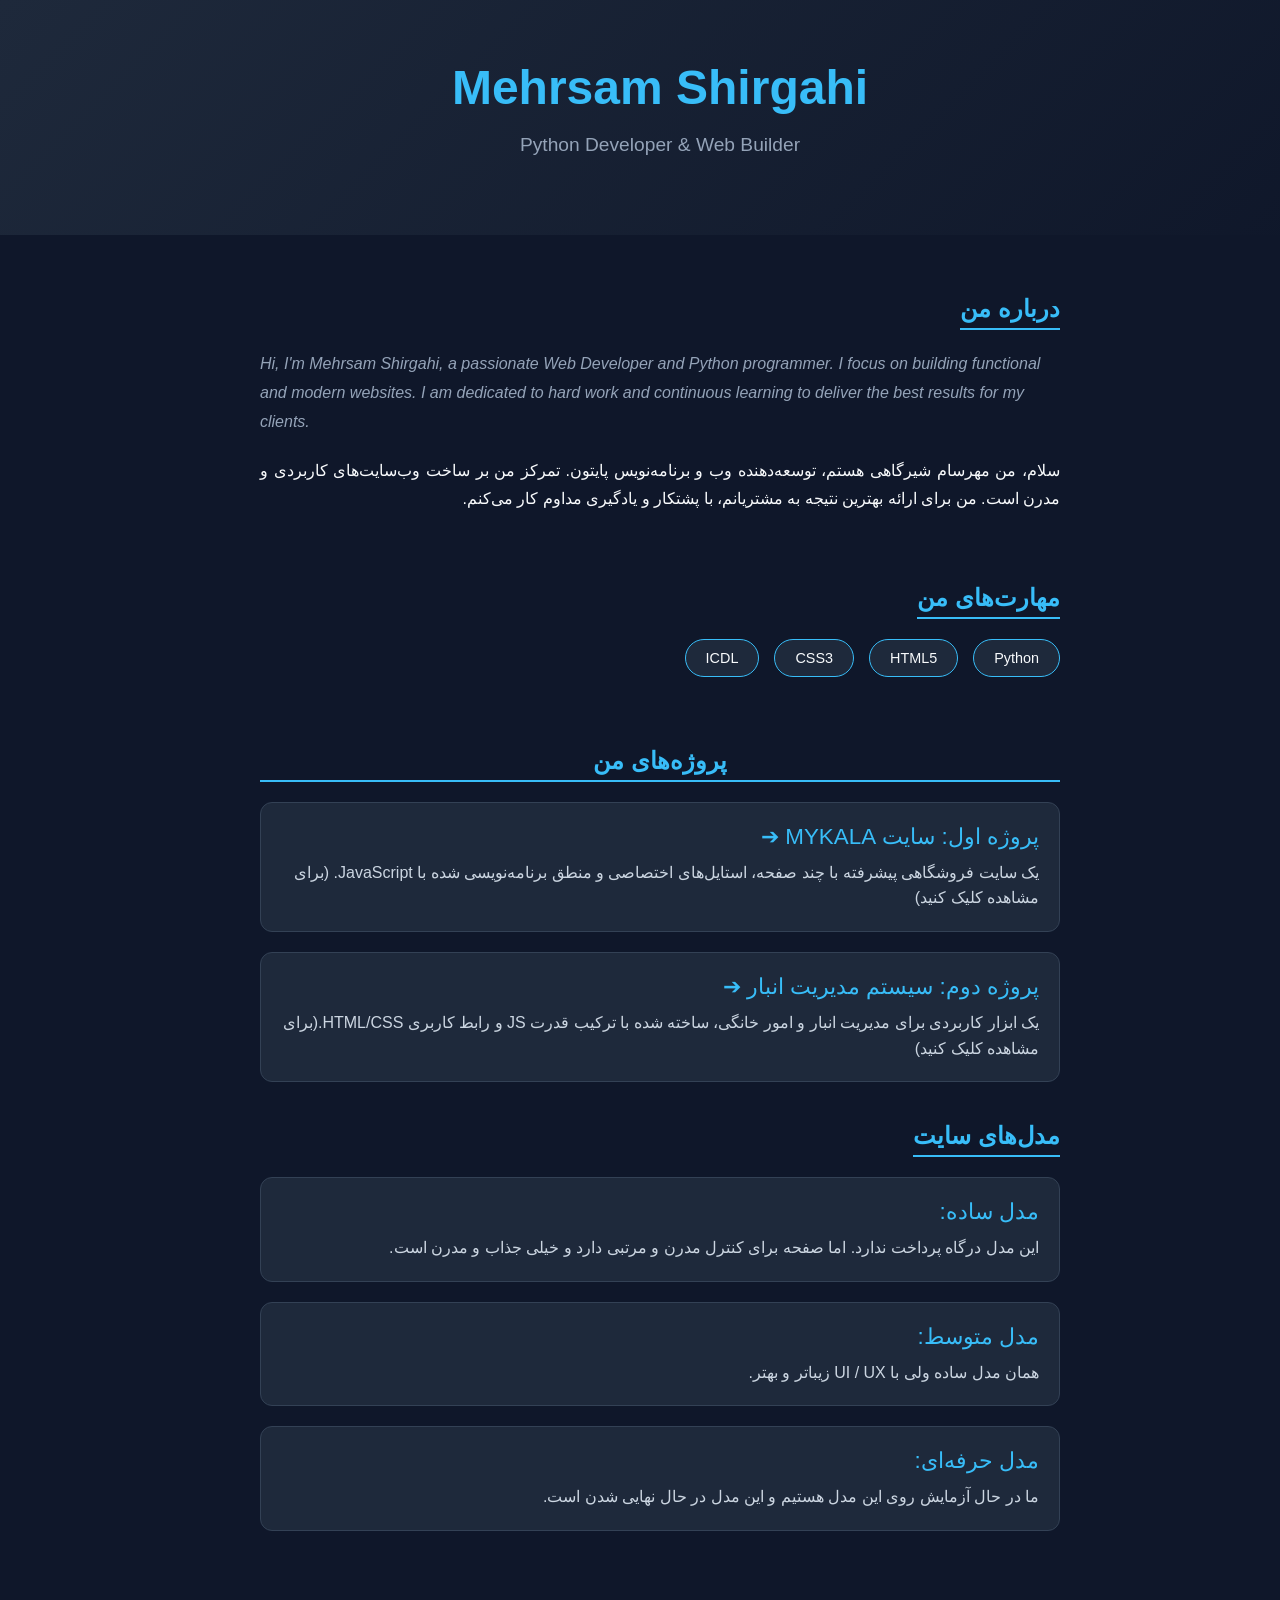
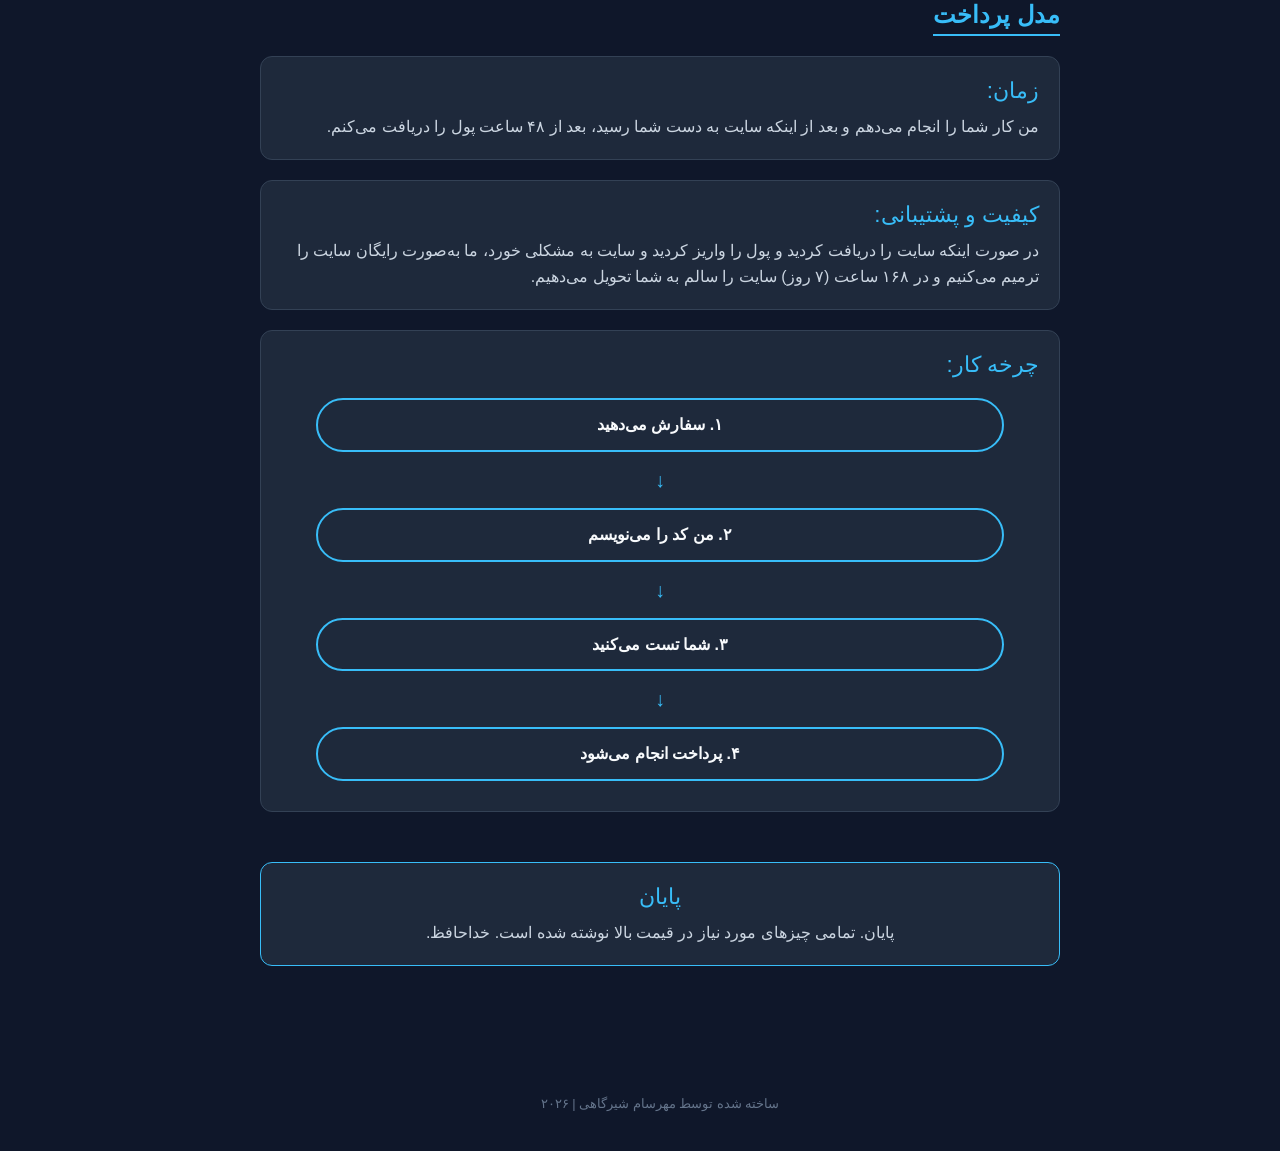
<file: index.html>
<!DOCTYPE html>
<html lang="fa" dir="rtl">
<head>
    <meta charset="UTF-8">
    <meta name="viewport" content="width=device-width, initial-scale=1.0">
    <title>Mehrsam Shirgahi | Portfolio</title>
    <style>
        /* اسکرول نرم برای جابه‌جایی زیبا بین بخش‌ها */
        html {
            scroll-behavior: smooth;
        }

        body {
            font-family: 'Segoe UI', Tahoma, Geneva, Verdana, sans-serif;
            background-color: #0f172a;
            color: #f8fafc;
            margin: 0;
            padding: 0;
            display: flex;
            flex-direction: column;
            align-items: center;
        }

        header {
            width: 100%;
            padding: 60px 20px;
            text-align: center;
            background: linear-gradient(135deg, #1e293b 0%, #0f172a 100%);
        }

        h1 {
            font-size: 3rem;
            margin: 0;
            color: #38bdf8;
            text-transform: capitalize;
        }

        p.subtitle {
            font-size: 1.2rem;
            color: #94a3b8;
        }

        .container {
            max-width: 800px;
            width: 90%;
            margin: 40px auto;
        }

        section {
            margin-bottom: 50px;
        }

        h2 {
            border-bottom: 2px solid #38bdf8;
            display: inline-block;
            padding-bottom: 5px;
            color: #38bdf8;
        }

        /* بخش مهارت‌ها */
        .skills {
            display: flex;
            gap: 15px;
            flex-wrap: wrap;
        }

        .skill-badge {
            background-color: #1e293b;
            padding: 10px 20px;
            border-radius: 30px;
            border: 1px solid #38bdf8;
            font-size: 0.9rem;
        }

        /* استایل دکمه‌های دسترسی سریع */
        .quick-nav {
            text-align: center;
            margin-bottom: 30px;
        }

        .quick-nav a {
            color: #38bdf8;
            text-decoration: none;
            border: 1px solid #38bdf8;
            padding: 8px 20px;
            border-radius: 20px;
            margin: 0 5px;
            transition: all 0.3s ease;
            display: inline-block;
            font-size: 0.9rem;
        }

        .quick-nav a:hover {
            background-color: #38bdf8;
            color: #0f172a;
        }

        /* بخش کارت‌ها */
        .project-card {
            background-color: #1e293b;
            padding: 20px;
            border-radius: 12px;
            margin-bottom: 20px;
            transition: transform 0.3s ease, border-color 0.3s ease;
            border: 1px solid #334155;
        }

        .project-card:hover {
            transform: translateY(-5px);
            border-color: #38bdf8;
        }

        .project-title {
            font-size: 1.4rem;
            color: #38bdf8;
            margin-bottom: 10px;
        }

        .project-desc {
            color: #cbd5e1;
            line-height: 1.6;
        }

        /* بخش درباره من */
        .about-text {
            line-height: 1.8;
            text-align: justify;
        }

        .lang-en {
            direction: ltr;
            text-align: left;
            color: #94a3b8;
            margin-bottom: 20px;
            display: block;
            font-style: italic;
        }

        /* استایل مخصوص نقشه راه (Roadmap) */
        .roadmap {
            display: flex;
            flex-direction: column;
            align-items: center;
            gap: 10px;
            padding: 10px 0;
        }

        .roadmap-step {
            background: #1e293b;
            border: 2px solid #38bdf8;
            padding: 12px 20px;
            border-radius: 50px;
            width: 85%;
            text-align: center;
            font-weight: bold;
            color: #f8fafc;
        }

        .roadmap-arrow {
            color: #38bdf8;
            font-size: 20px;
            margin: 2px 0;
        }

        footer {
            padding: 40px;
            text-align: center;
            color: #64748b;
            font-size: 0.8rem;
        }
    </style>
</head>
<body>

    <header>
        <h1>Mehrsam Shirgahi</h1>
        <p class="subtitle">Python Developer & Web Builder</p>
    </header>

    <div class="container">

        <!-- بخش درباره من -->
        <section id="about">
            <h2>درباره من</h2>
            <div class="about-text">
                <span class="lang-en">
                    Hi, I'm Mehrsam Shirgahi, a passionate Web Developer and Python programmer. I focus on building functional and modern websites. I am dedicated to hard work and continuous learning to deliver the best results for my clients.
                </span>
                <p>سلام، من مهرسام شیرگاهی هستم، توسعه‌دهنده وب و برنامه‌نویس پایتون. تمرکز من بر ساخت وب‌سایت‌های کاربردی و مدرن است. من برای ارائه بهترین نتیجه به مشتریانم، با پشتکار و یادگیری مداوم کار می‌کنم.</p>
            </div>
        </section>

        <!-- بخش مهارت‌ها -->
        <section id="skills">
            <h2>مهارت‌های من</h2>
            <div class="skills">
                <span class="skill-badge">Python</span>
                <span class="skill-badge">HTML5</span>
                <span class="skill-badge">CSS3</span>
                <span class="skill-badge">ICDL</span>
            </div>
        </section>


        <section id="projects">
            <h2 style="text-align: center; width: 100%;">پروژه‌های من</h2>

            <!-- لینک به پروژه مای‌کالا در تب جدید -->
            <!-- target="_blank" باعث باز شدن در تب جدید می‌شود -->
            <a href="mykala_project/index.html" target="_blank" style="text-decoration: none; color: inherit; display: block;">
                <div class="project-card" id="project1">
                    <div class="project-title">پروژه اول: سایت MYKALA ➔</div>
                    <div class="project-desc">یک سایت فروشگاهی پیشرفته با چند صفحه، استایل‌های اختصاصی و منطق برنامه‌نویسی شده با JavaScript. (برای مشاهده کلیک کنید)</div>
                </div>
            </a>

            <!-- پروژه دوم -->
            <a href="factory_project/index2.html" target="_blank" style="text-decoration: none; color: inherit; display: block;">
                <div class="project-card" id="project">
                    <div class="project-title">پروژه دوم: سیستم مدیریت انبار ➔</div>
                    <div class="project-desc">یک ابزار کاربردی برای مدیریت انبار و امور خانگی، ساخته شده با ترکیب قدرت JS و رابط کاربری HTML/CSS.(برای مشاهده کلیک کنید)</div>
                </div>
            </a>

        <!-- بخش مدل‌های سایت -->
        <section id="website-mode">
            <h2>مدل‌های سایت</h2>
            <div class="project-card">
                <div class="project-title">مدل ساده:</div>
                <div class="project-desc">این مدل درگاه پرداخت ندارد. اما صفحه برای کنترل مدرن و مرتبی دارد و خیلی جذاب و مدرن است.</div>
            </div>
            <div class="project-card">
                <div class="project-title">مدل متوسط:</div>
                <div class="project-desc">همان مدل ساده ولی با UI / UX زیباتر و بهتر.</div>
            </div>
            <div class="project-card">
                <div class="project-title">مدل حرفه‌ای:</div>
                <div class="project-desc">ما در حال آزمایش روی این مدل هستیم و این مدل در حال نهایی شدن است.</div>
            </div>
        </section>

        <!-- بخش مدل پرداخت -->
        <section id="payment-mode">
            <h2>مدل پرداخت</h2>
            <div class="project-card">
                <div class="project-title">زمان:</div>
                <div class="project-desc">من کار شما را انجام می‌دهم و بعد از اینکه سایت به دست شما رسید، بعد از ۴۸ ساعت پول را دریافت می‌کنم.</div>
            </div>
            <div class="project-card">
                <div class="project-title">کیفیت و پشتیبانی:</div>
                <div class="project-desc">در صورت اینکه سایت را دریافت کردید و پول را واریز کردید و سایت به مشکلی خورد، ما به‌صورت رایگان سایت را ترمیم می‌کنیم و در ۱۶۸ ساعت (۷ روز) سایت را سالم به شما تحویل می‌دهیم.</div>
            </div>
            <div class="project-card">
                <div class="project-title">چرخه کار:</div>
                <div class="project-desc">
                    <div class="roadmap">
                        <div class="roadmap-step">۱. سفارش می‌دهید</div>
                        <div class="roadmap-arrow">↓</div>
                        <div class="roadmap-step">۲. من کد را می‌نویسم</div>
                        <div class="roadmap-arrow">↓</div>
                        <div class="roadmap-step">۳. شما تست می‌کنید</div>
                        <div class="roadmap-arrow">↓</div>
                        <div class="roadmap-step">۴. پرداخت انجام می‌شود</div>
                    </div>
                </div>
            </div>
        </section>

        <!-- بخش پایان -->
        <div class="project-card" style="border-color: #38bdf8; text-align: center;">
            <div class="project-title">پایان</div>
            <div class="project-desc">پایان. تمامی چیزهای مورد نیاز در قیمت بالا نوشته شده است. خداحافظ.</div>
        </div>

    </div> <!-- پایان کانتینر -->

    <footer>
        ساخته شده توسط مهرسام شیرگاهی | ۲۰۲۶
    </footer>

</body>
</html>
</file>
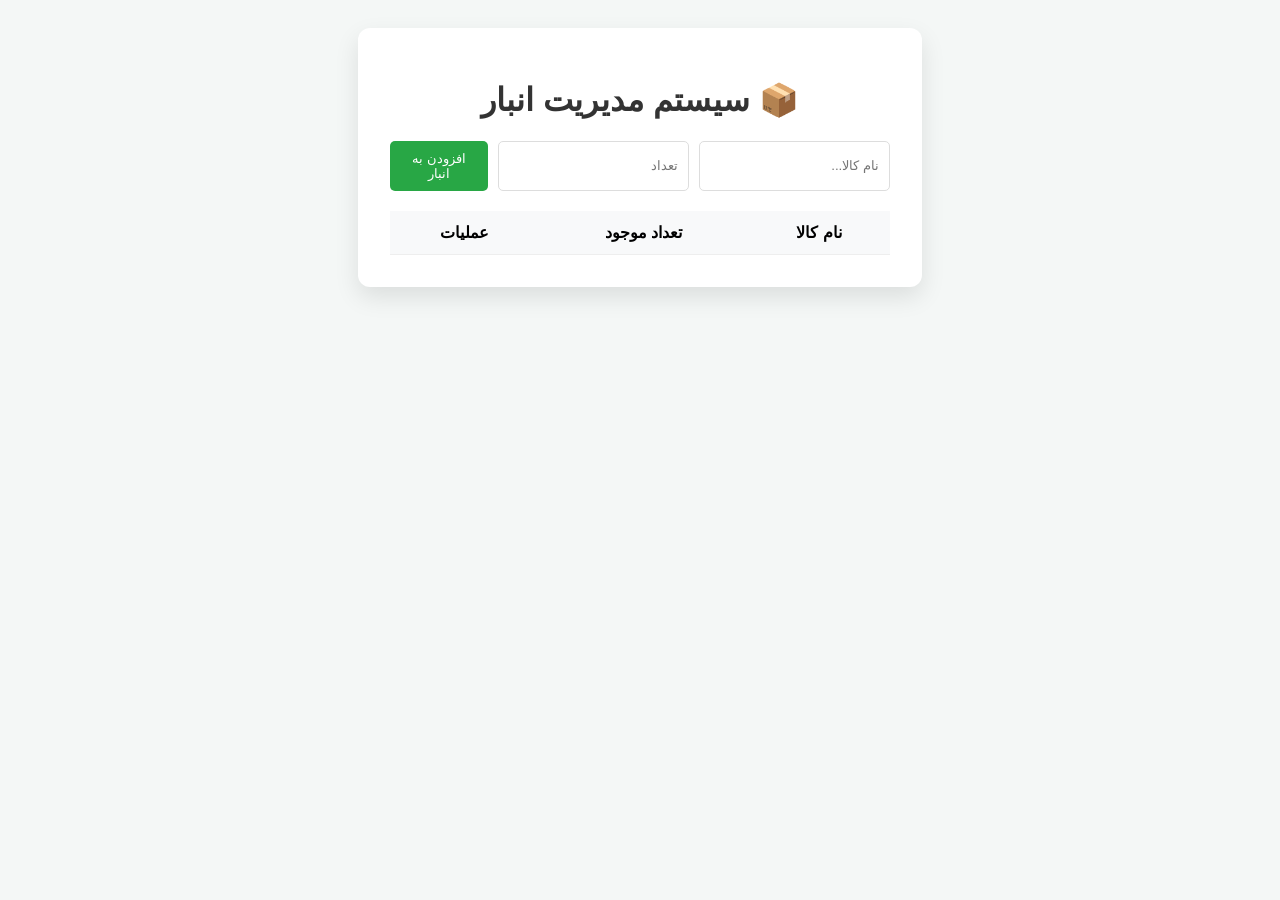
<file: index2.html>
<!DOCTYPE html>
<html lang="fa" dir="rtl">
<head>
    <meta charset="UTF-8">
    <title>مدیریت انبار ساده</title>
    <link rel="stylesheet" href="style2.css">
</head>
<body>

    <div class="container">
        <h1>📦 سیستم مدیریت انبار</h1>

        <!-- بخش فرم ورود کالا -->
        <div class="input-section">
            <input type="text" id="itemName" placeholder="نام کالا...">
            <input type="number" id="itemQty" placeholder="تعداد">
            <button onclick="addItem()">افزودن به انبار</button>
        </div>

        <!-- بخش جدول نمایش -->
        <table>
            <thead>
                <tr>
                    <th>نام کالا</th>
                    <th>تعداد موجود</th>
                    <th>عملیات</th>
                </tr>
            </thead>
            <tbody id="inventoryBody">
                <!-- کالاها اینجا اضافه می‌شوند -->
            </tbody>
        </table>
    </div>

    <script src="script.js"></script>
</body>
</html>
</file>
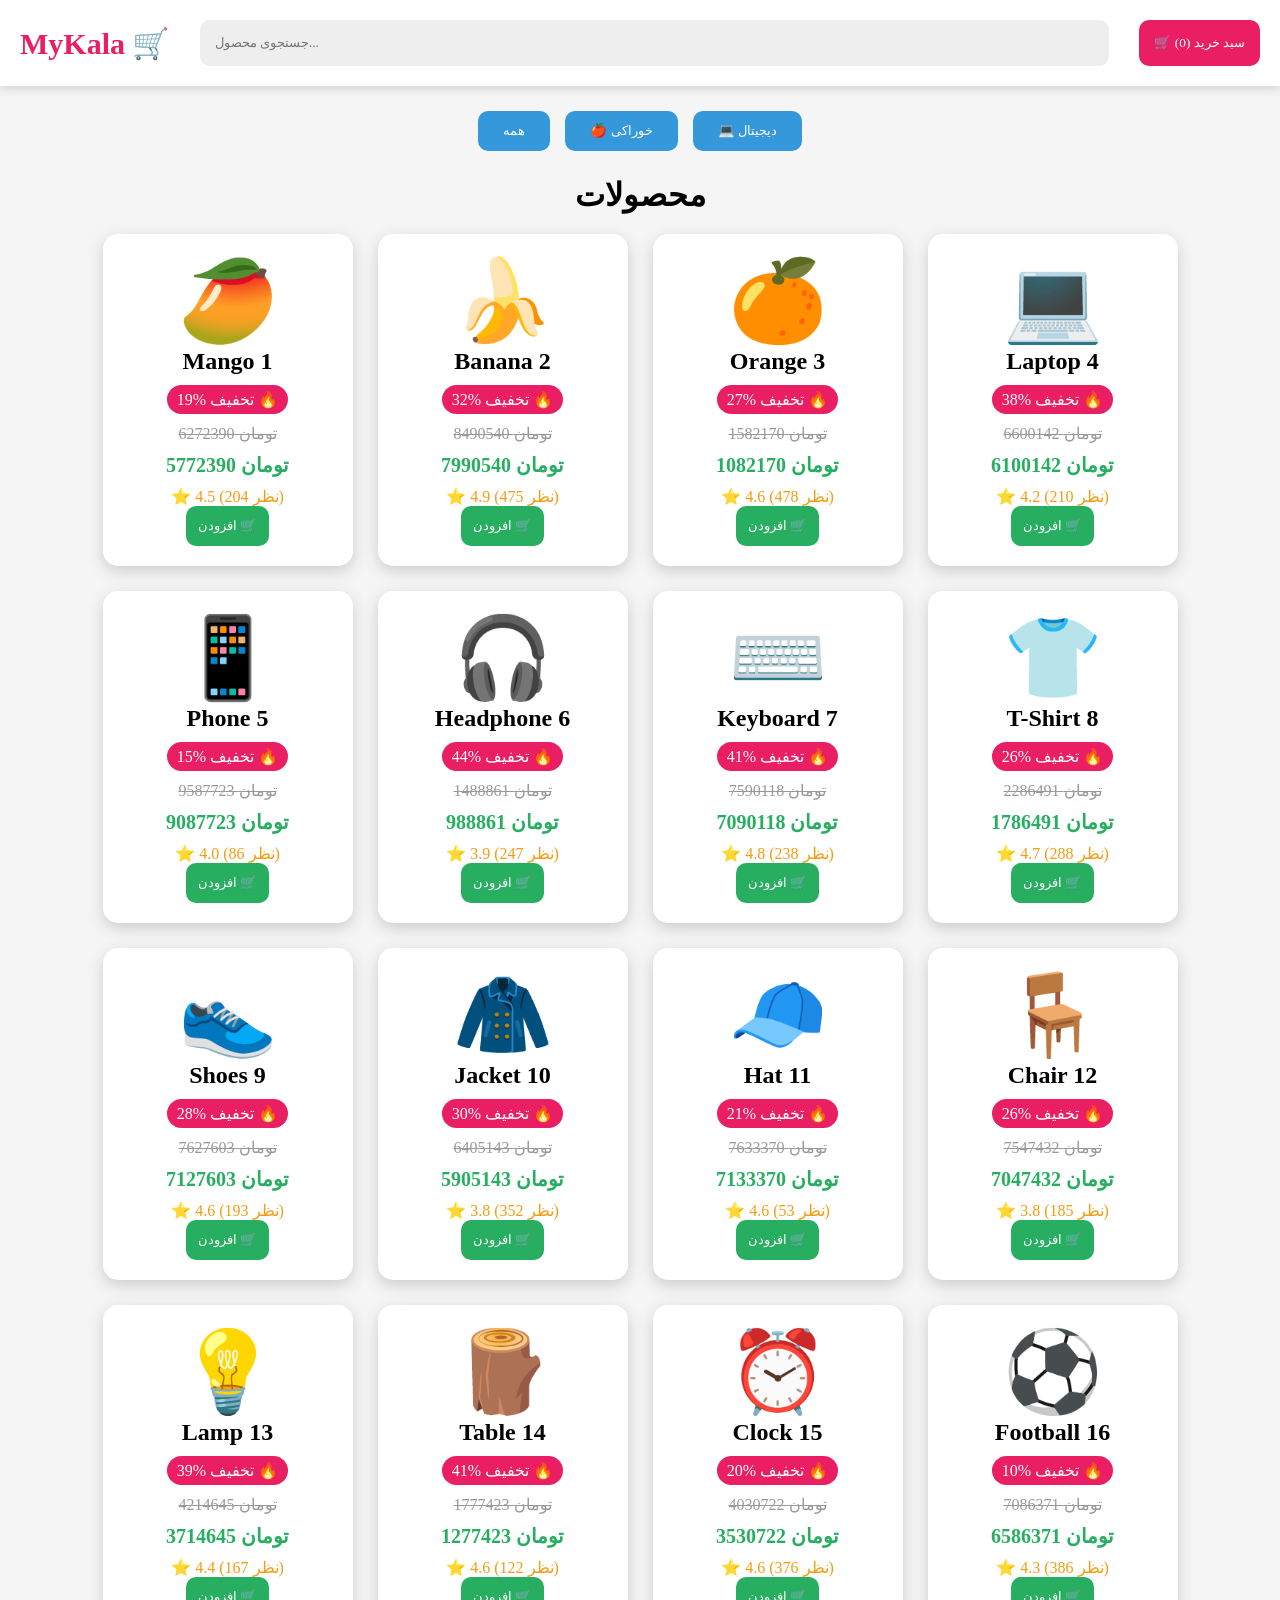
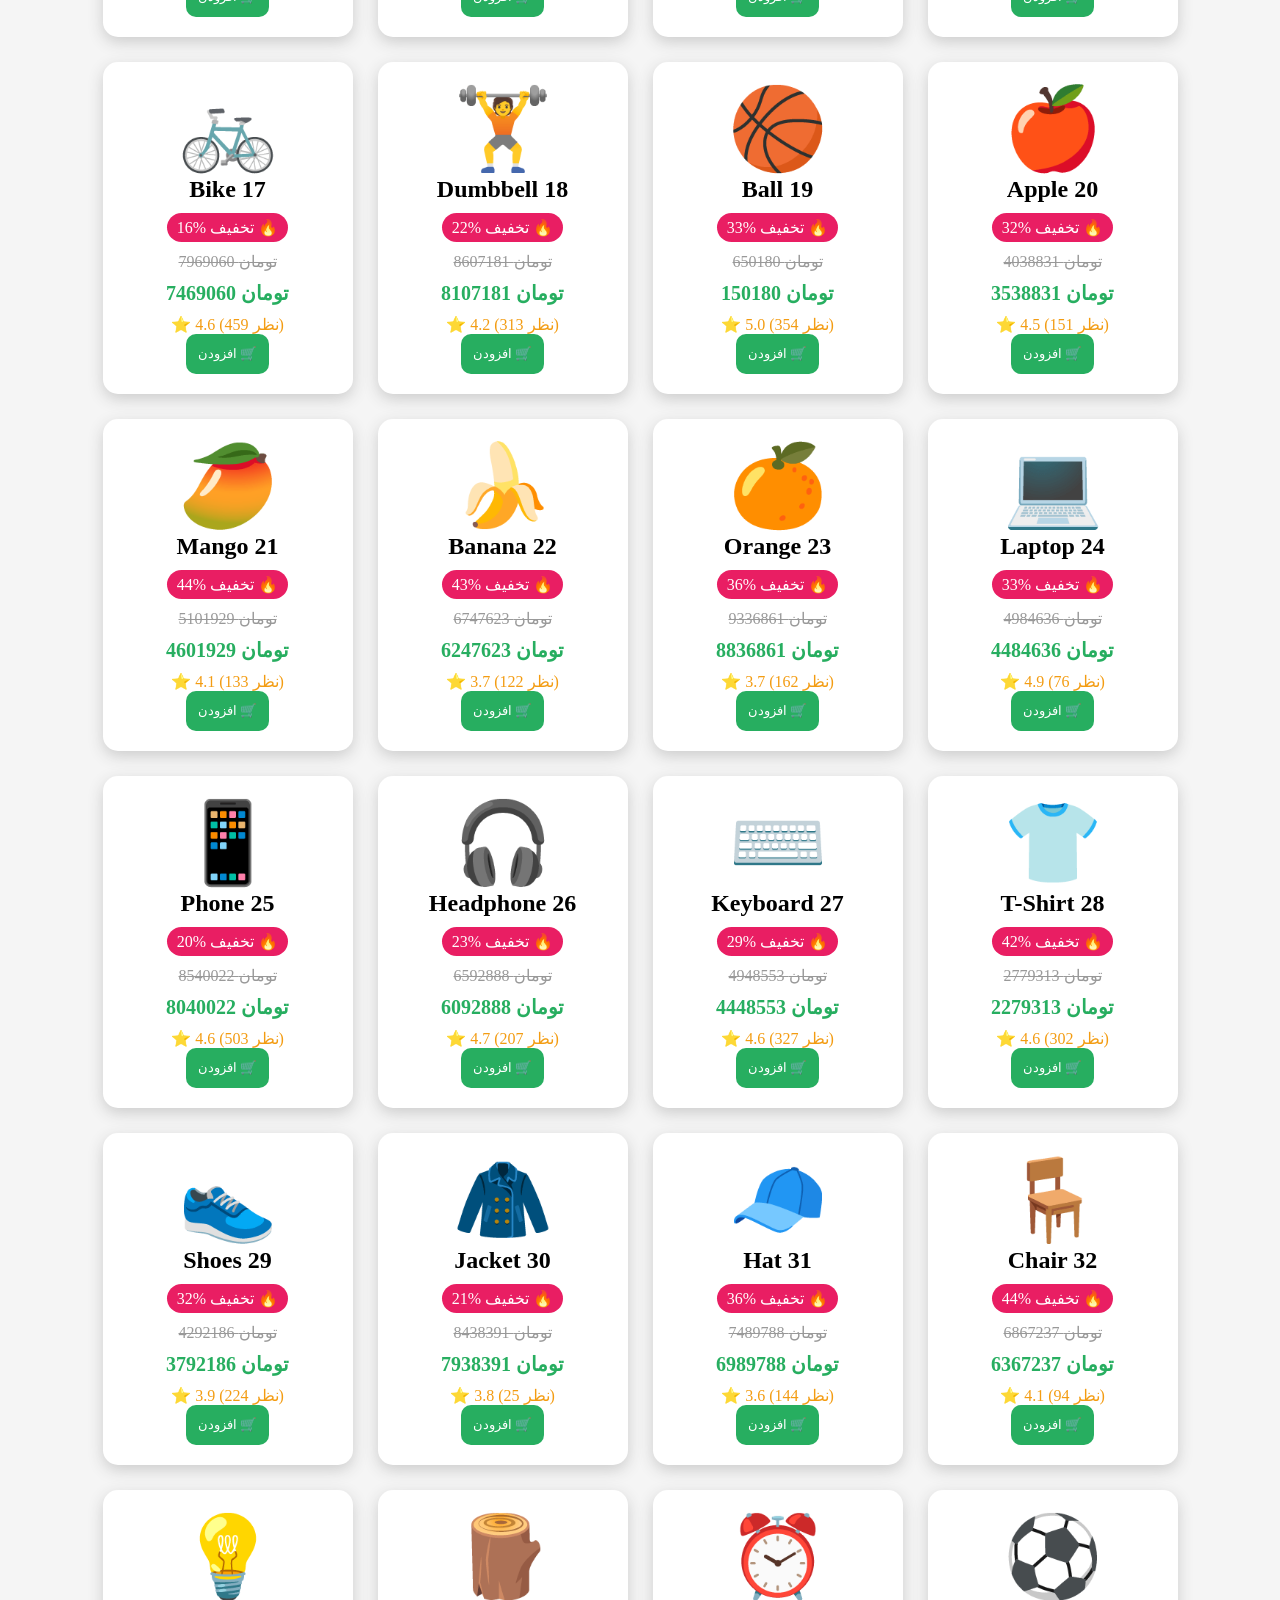
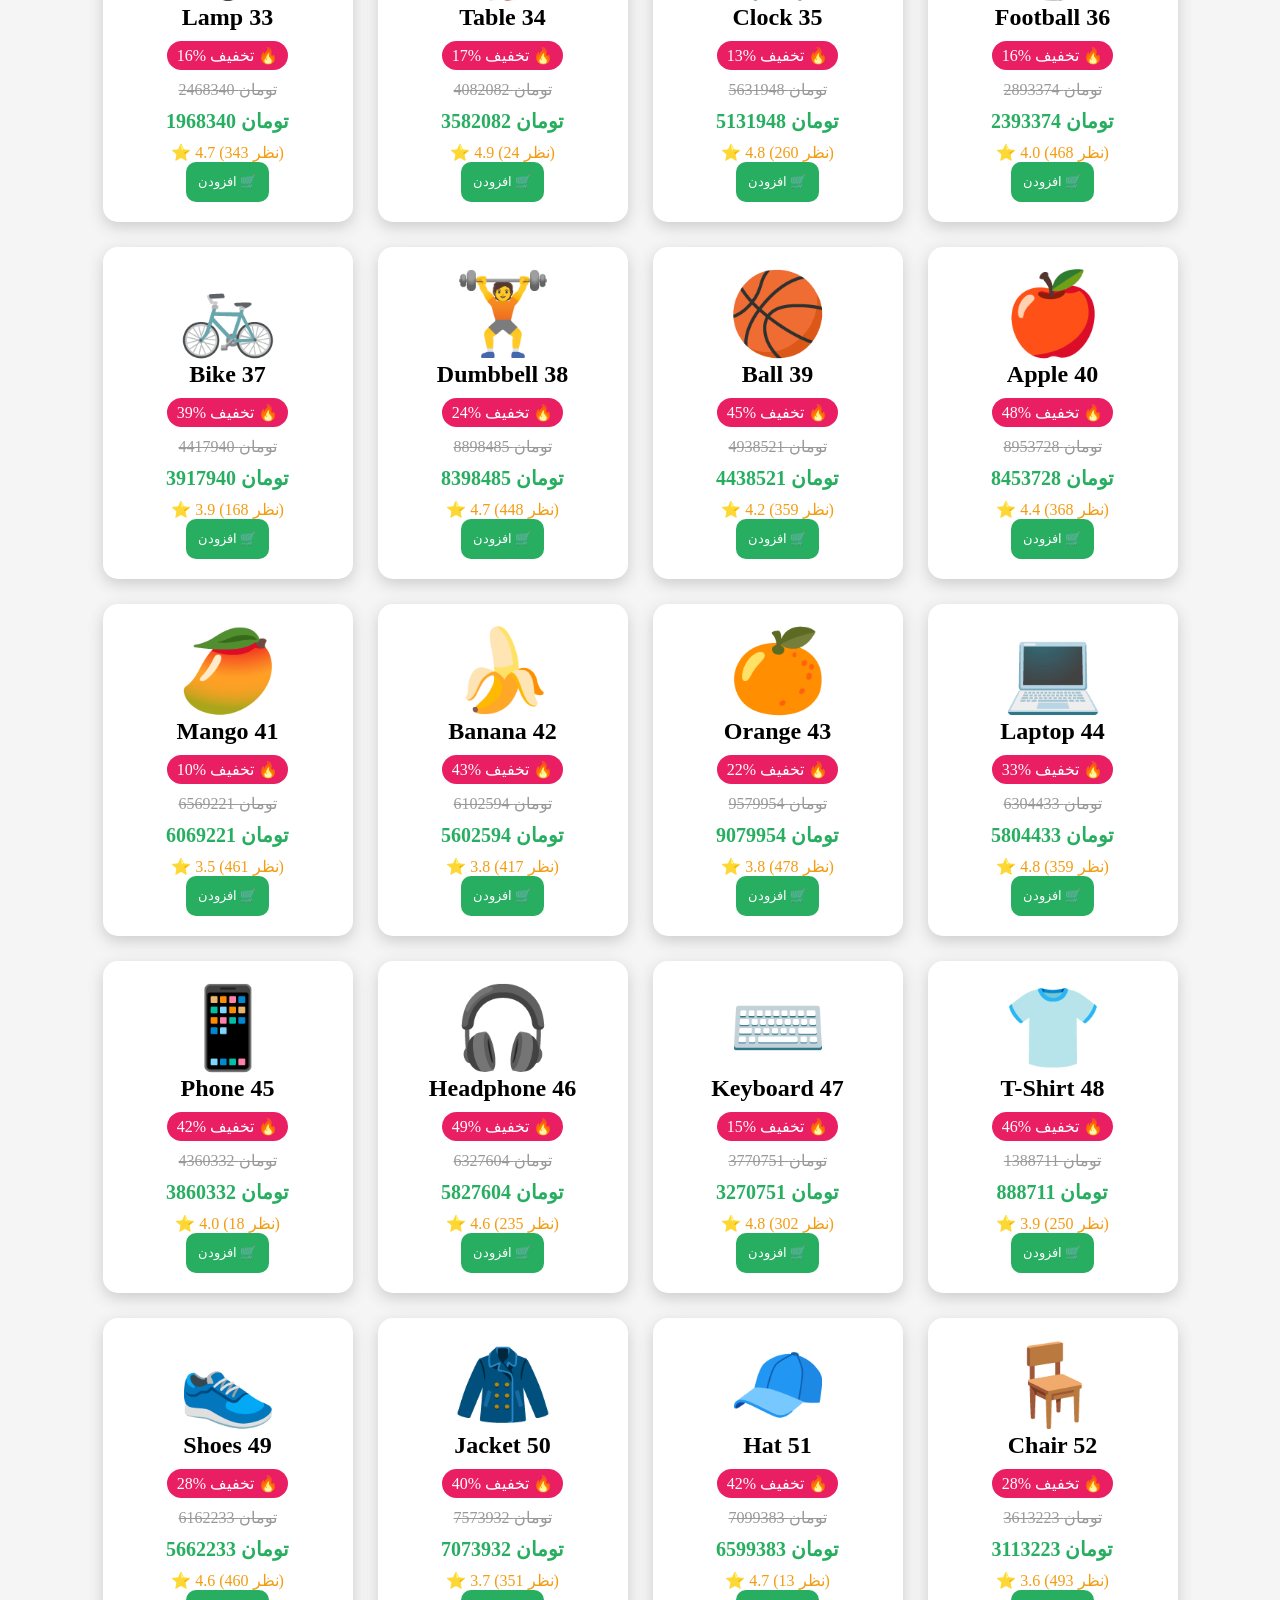
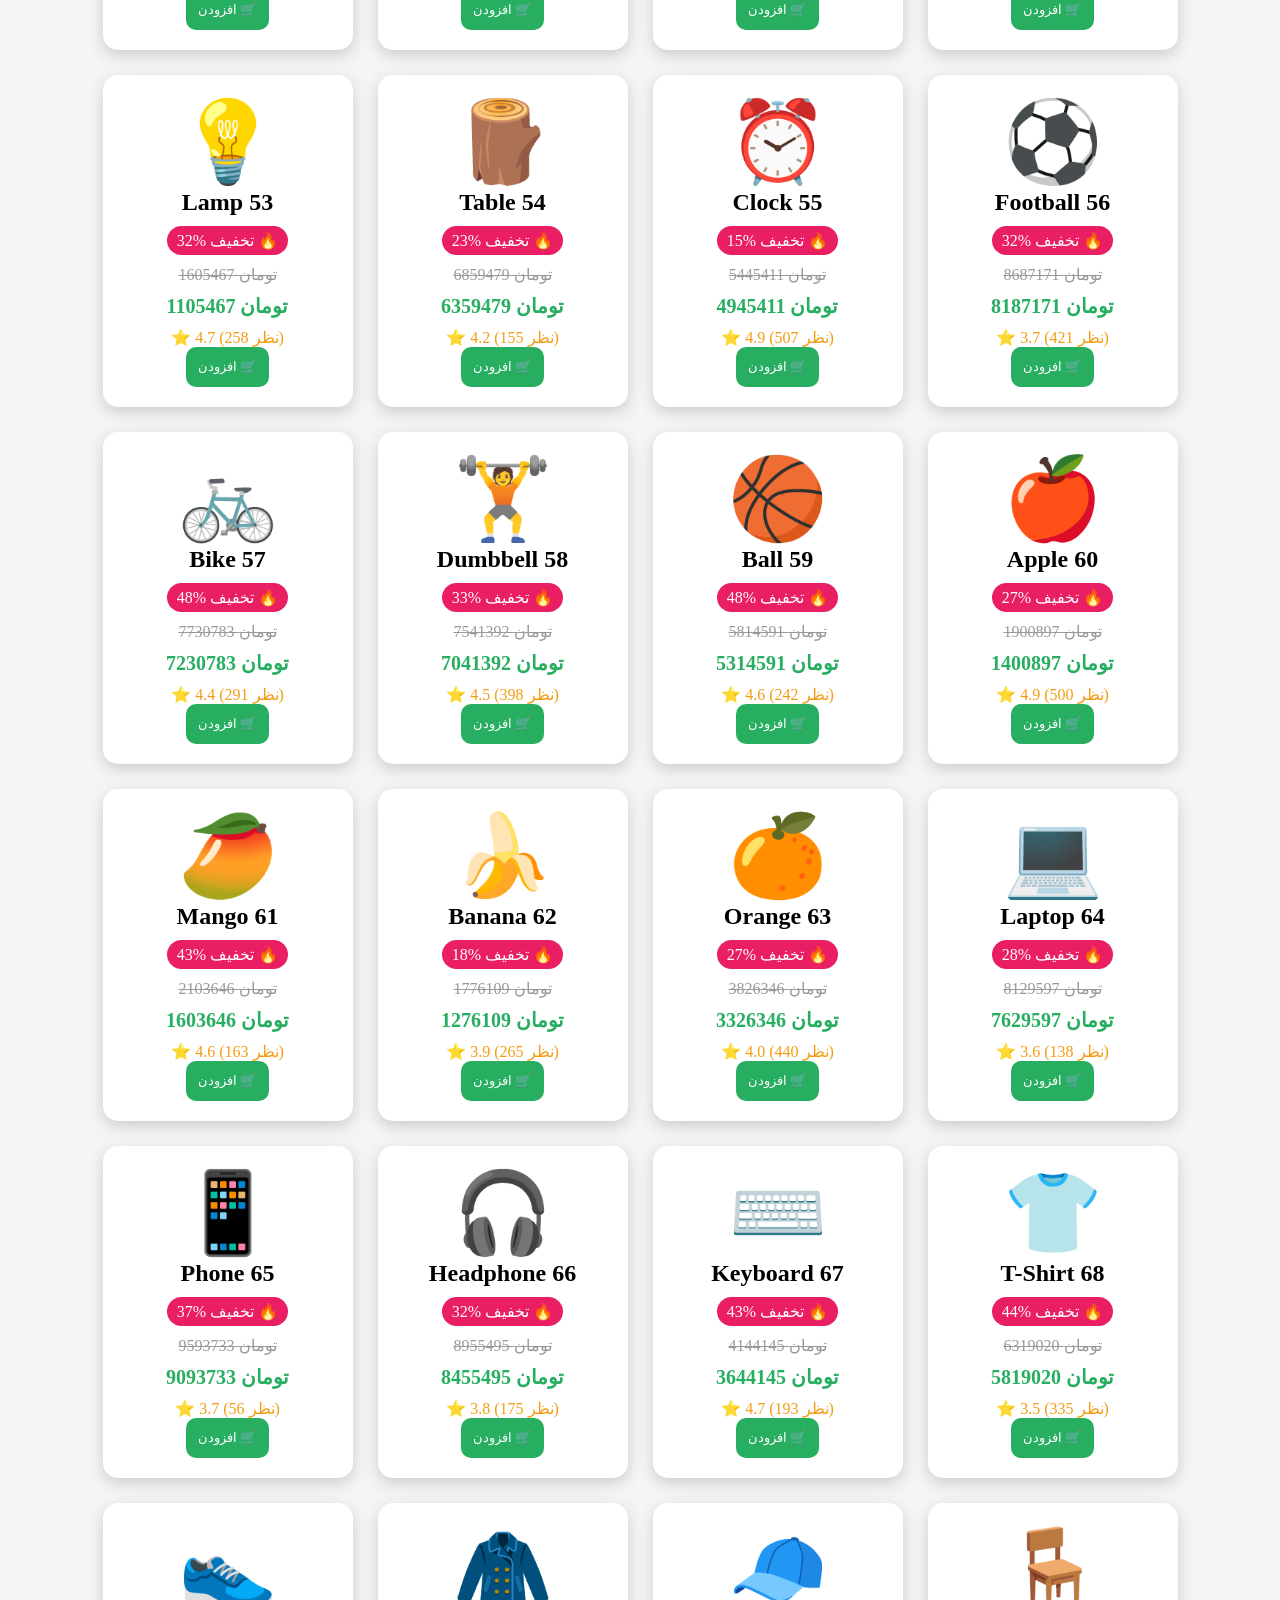
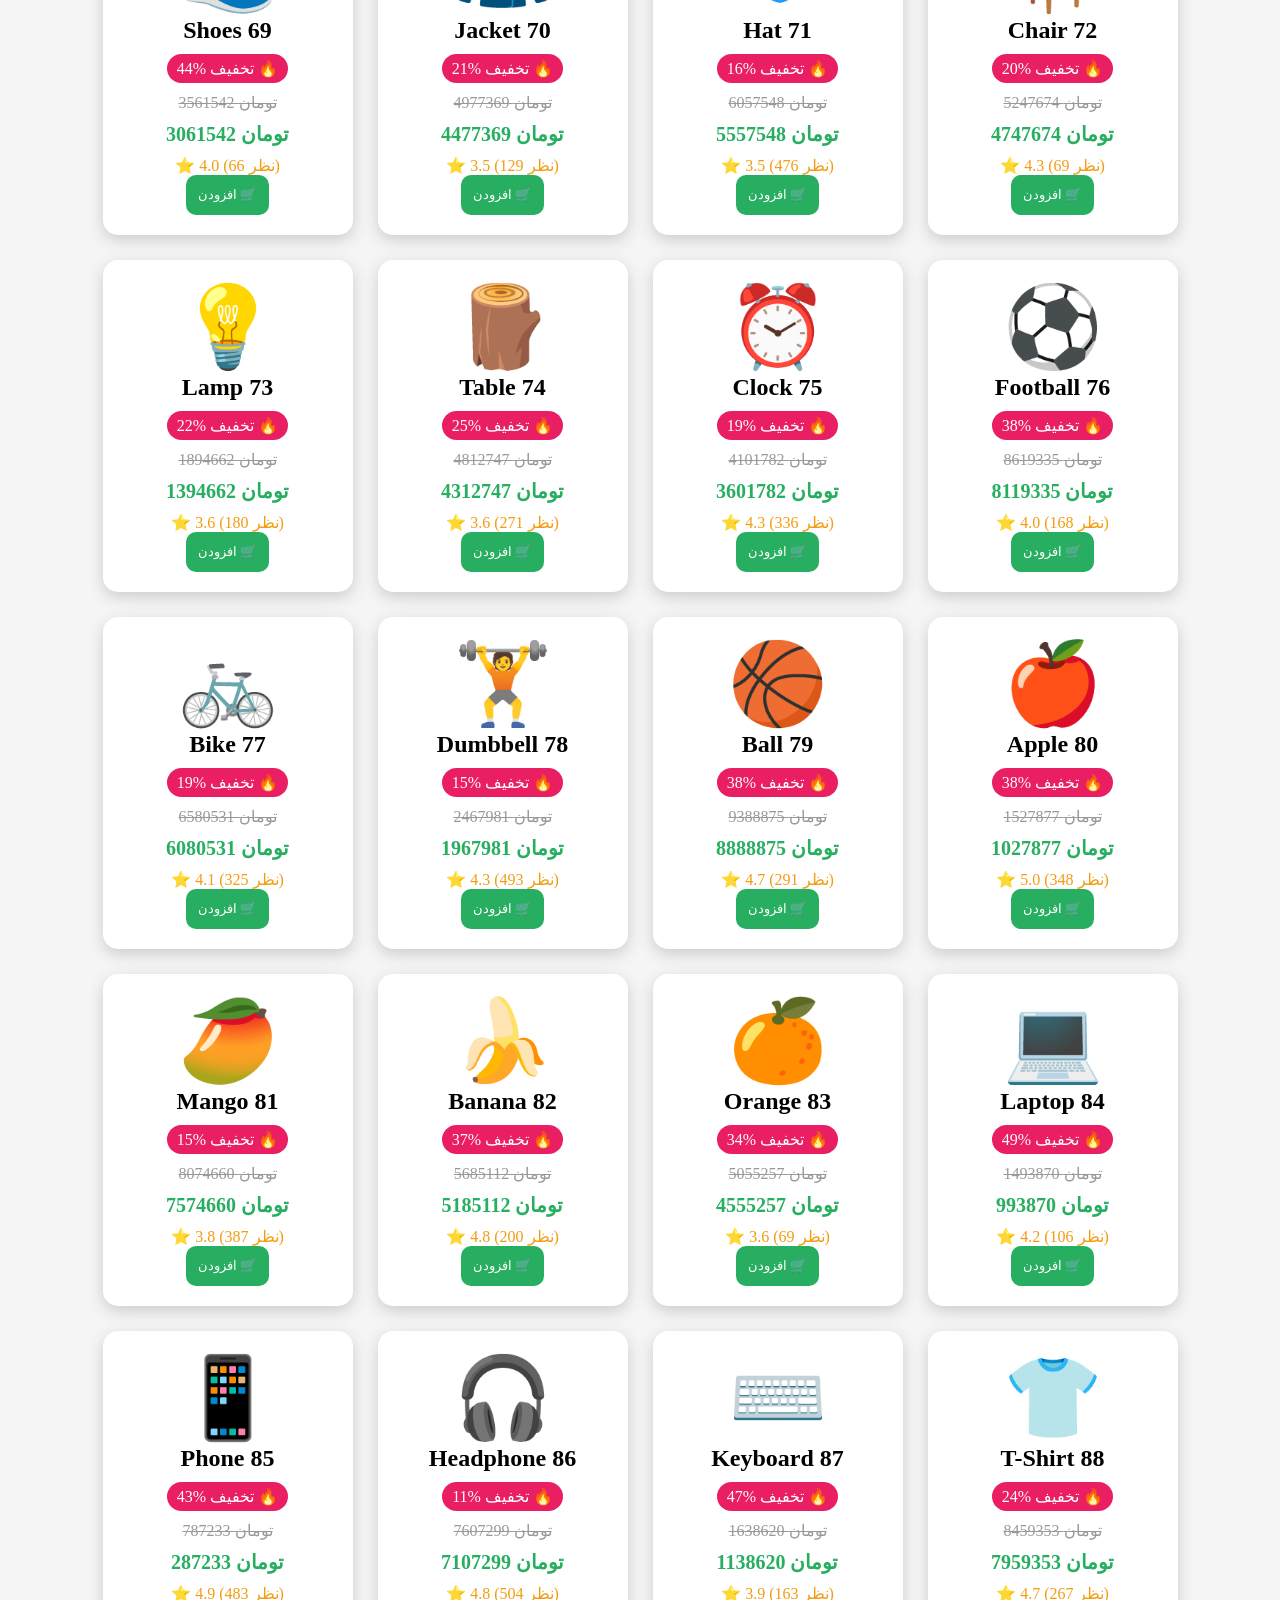
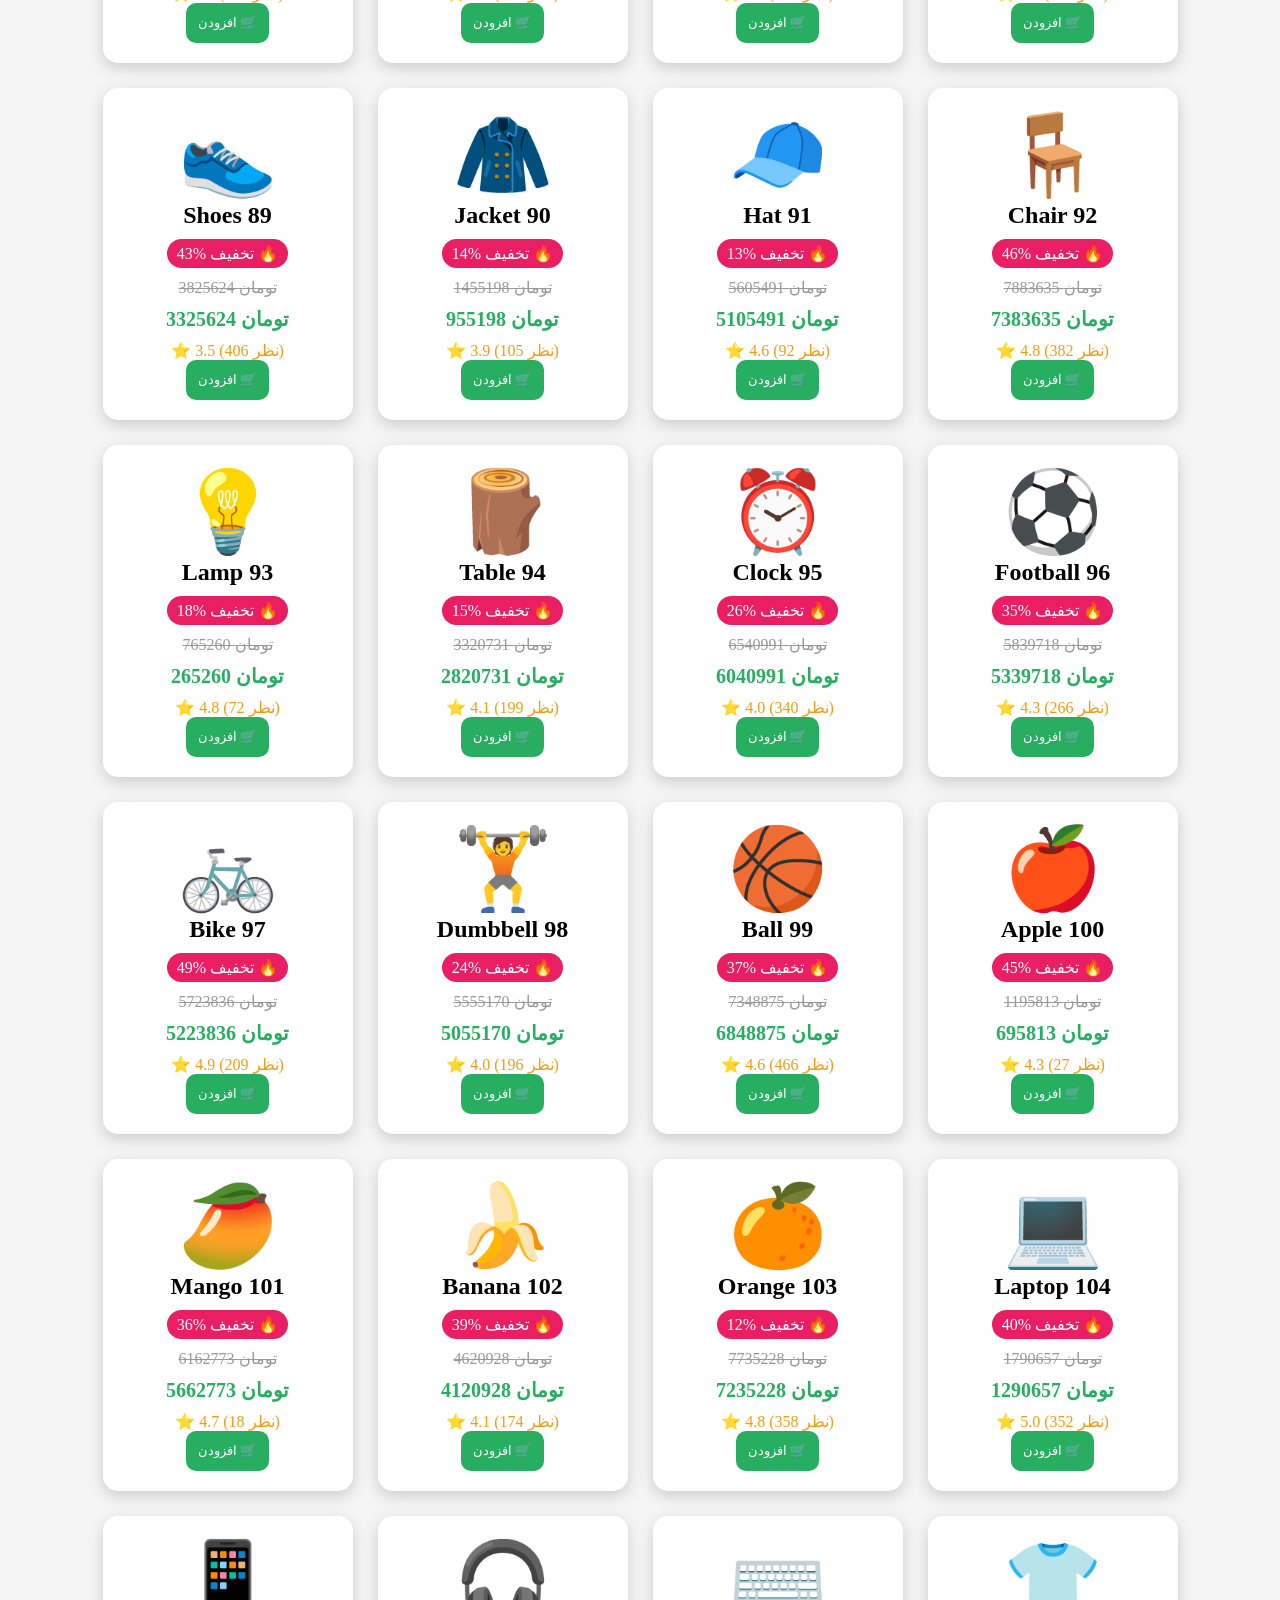
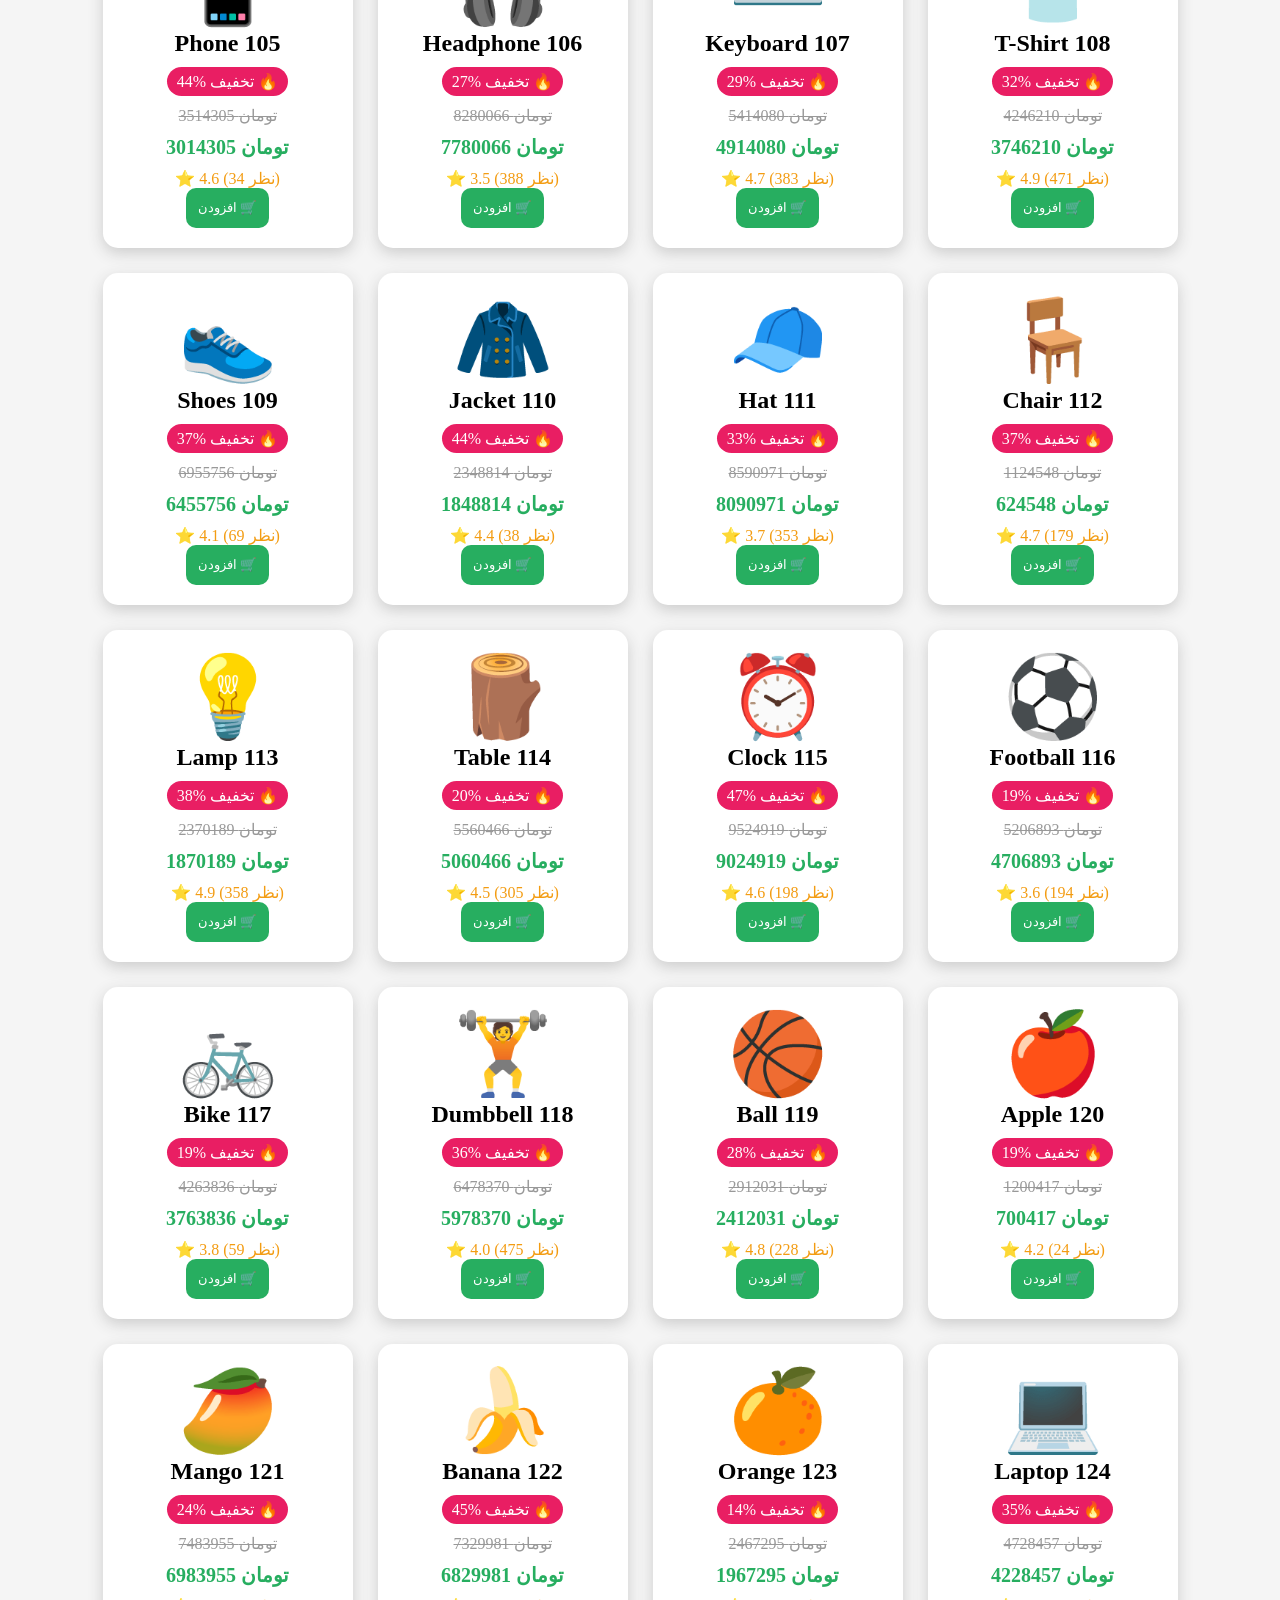
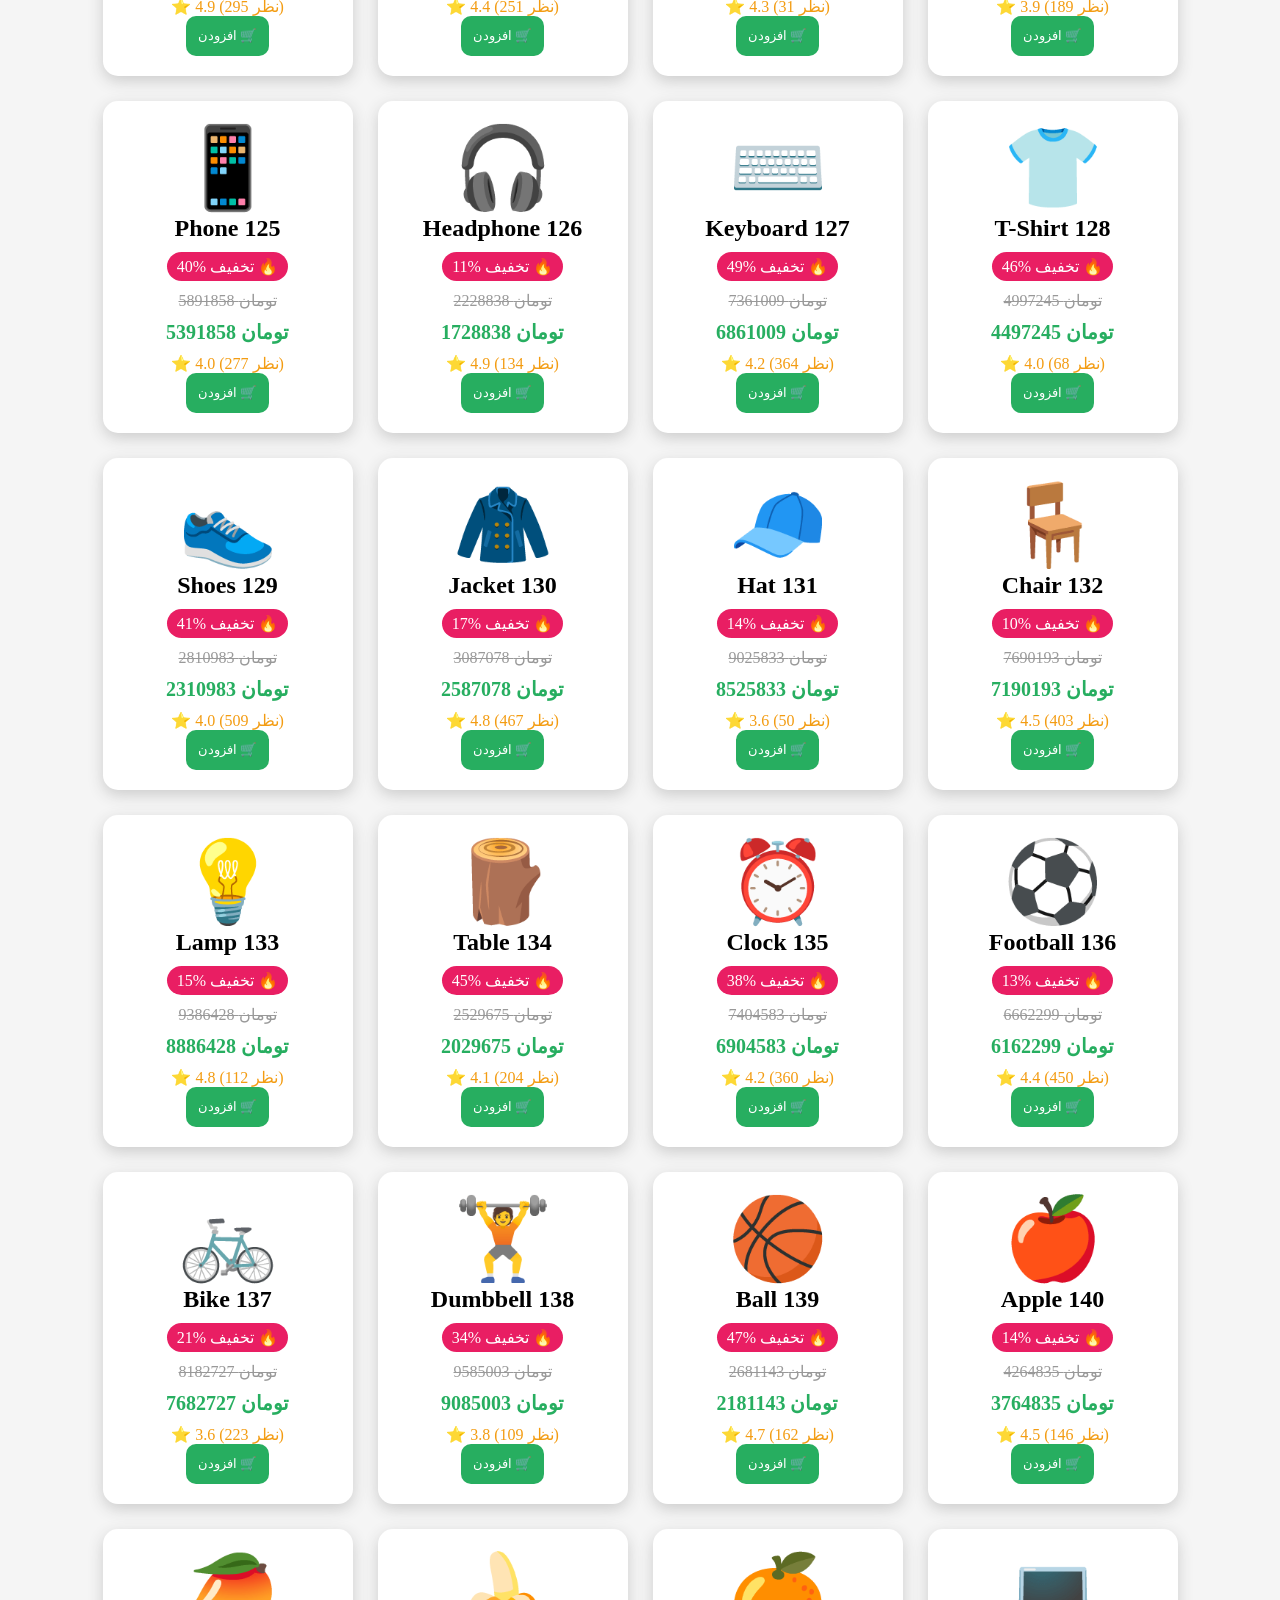
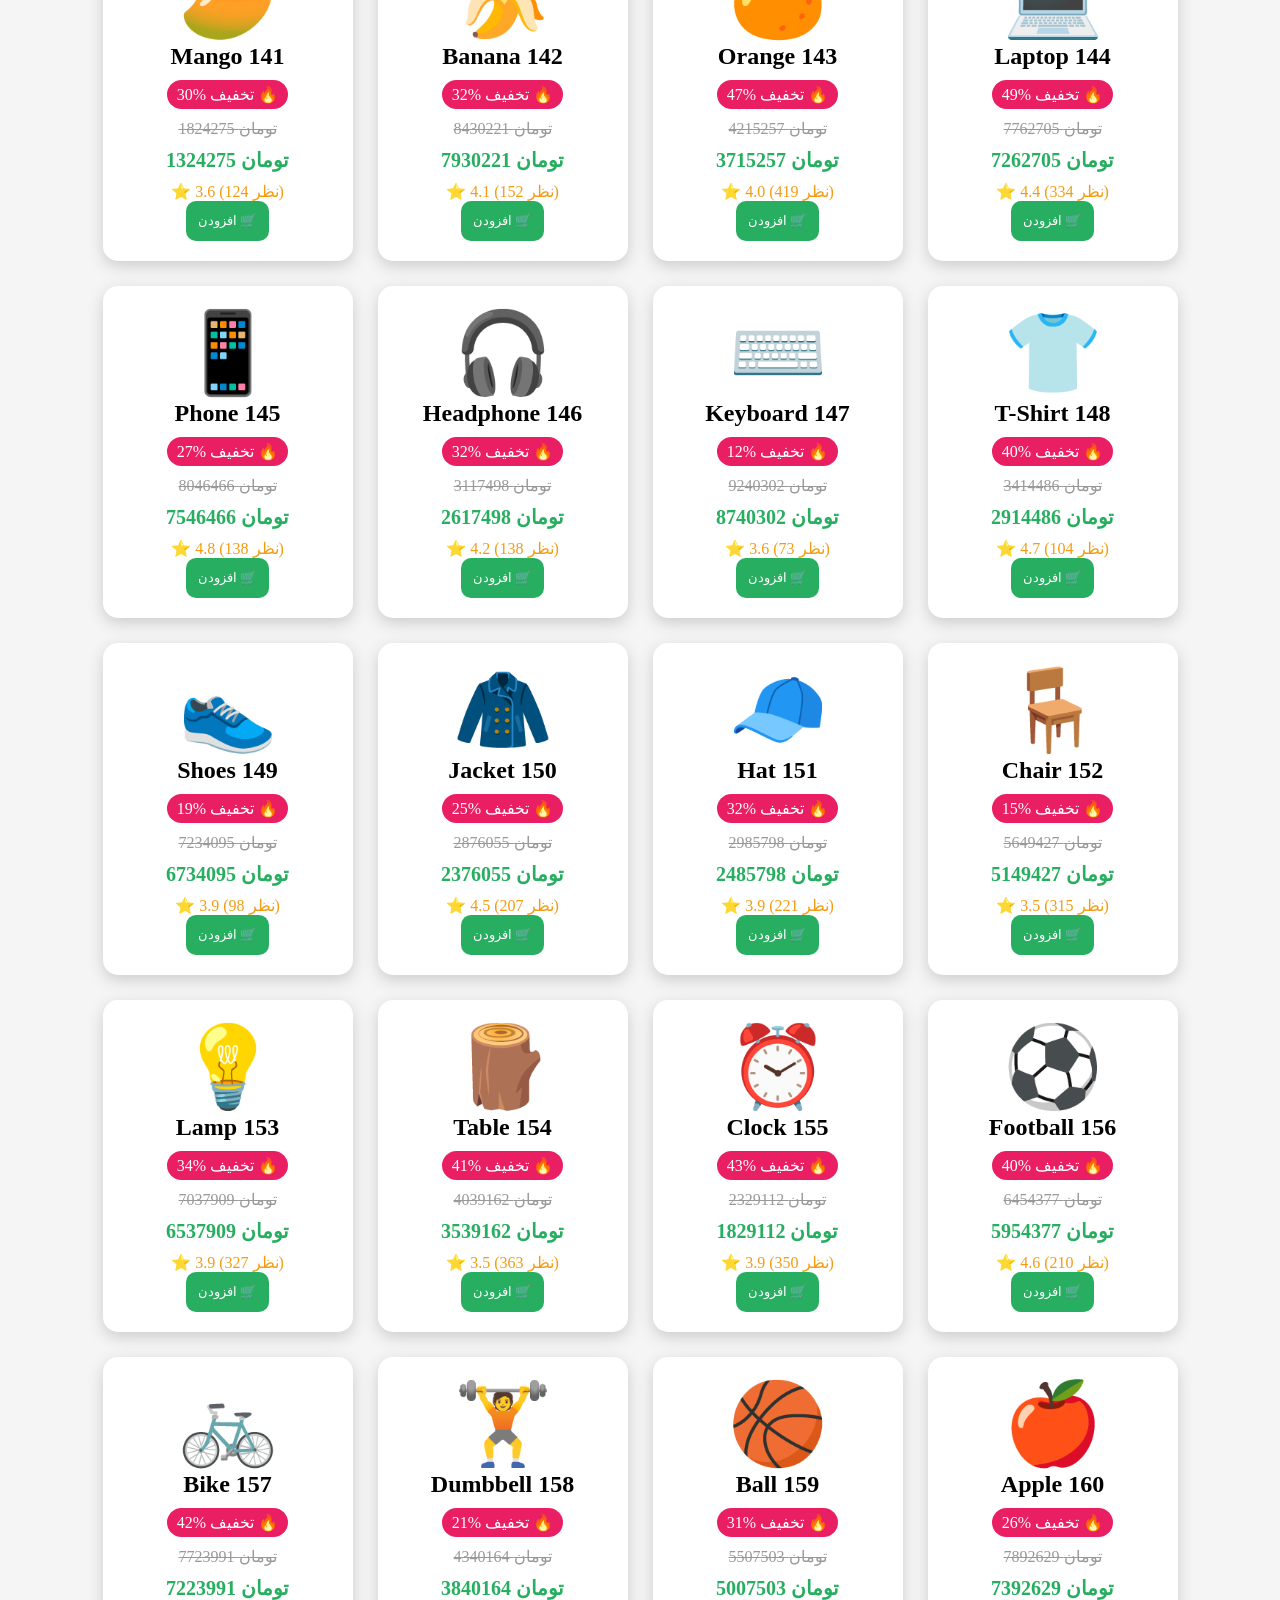
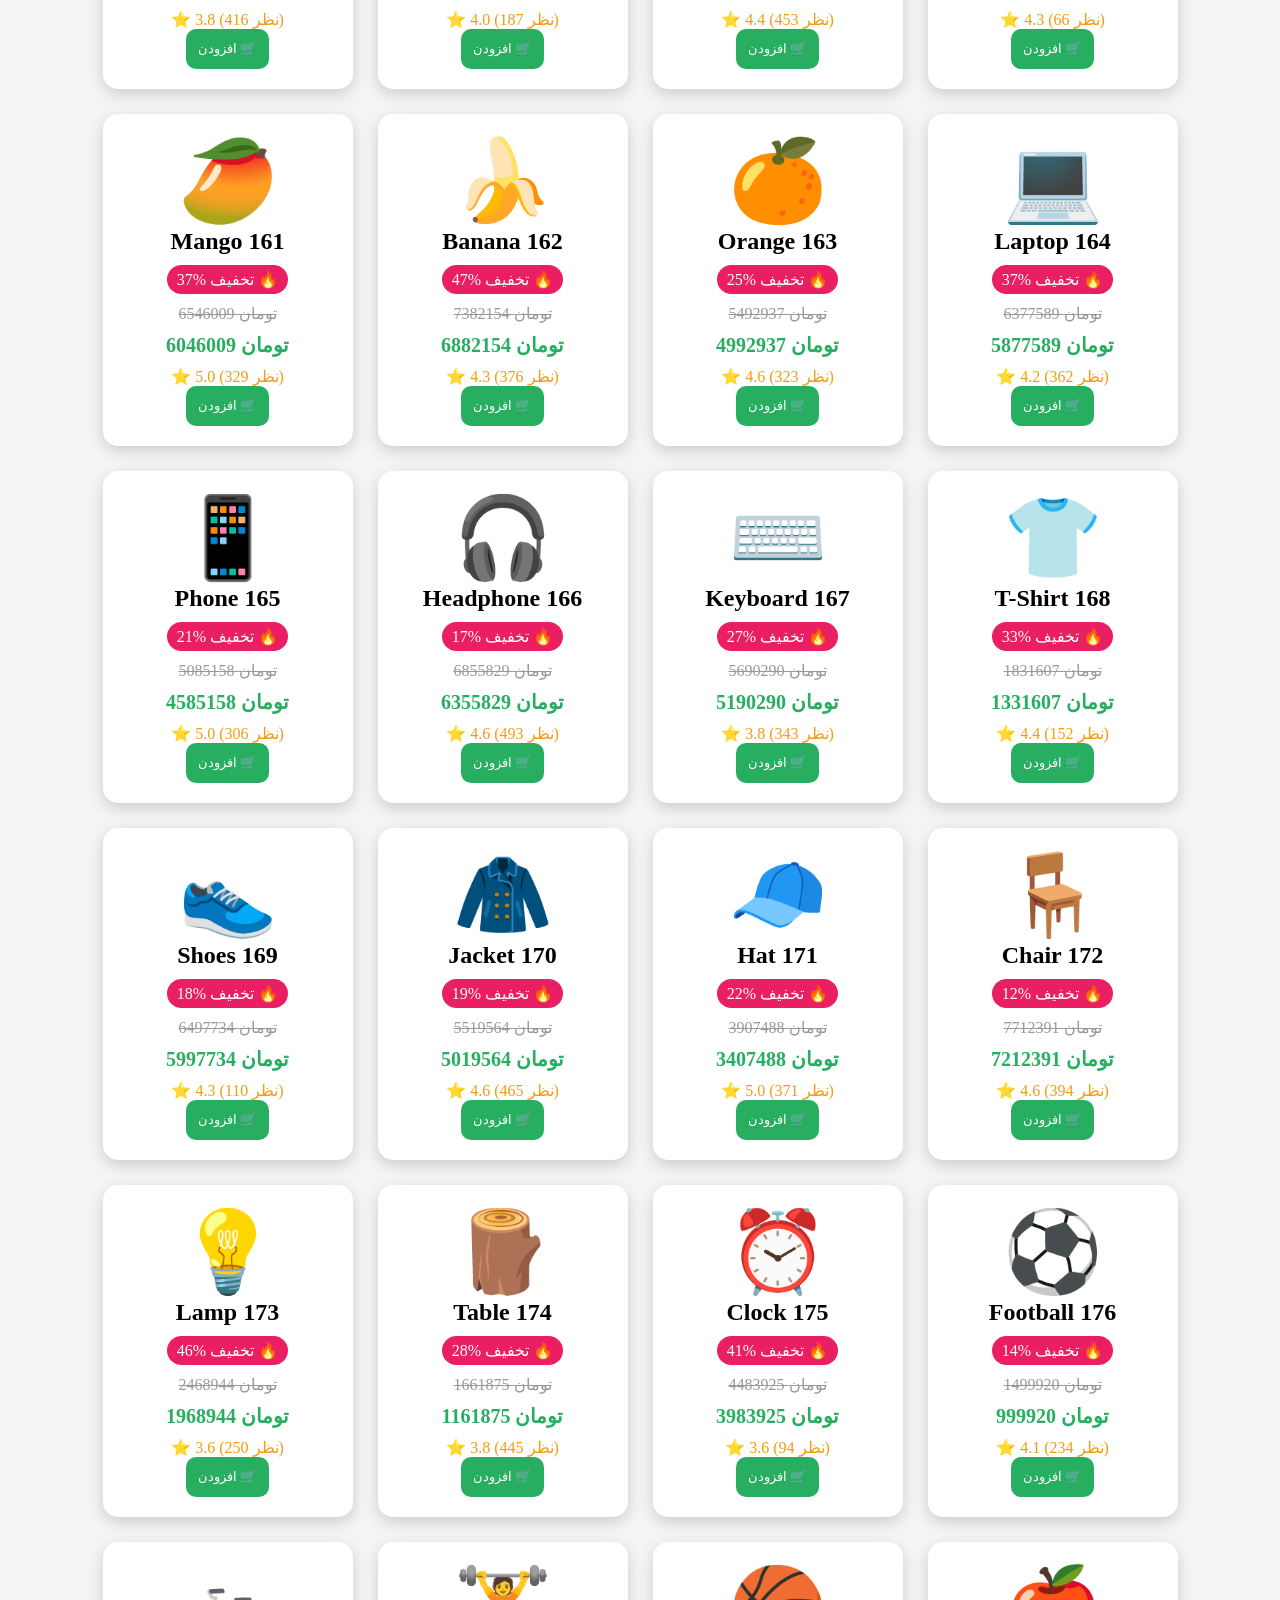
<file: index3.html>
<!DOCTYPE html>
<html lang="fa">

<head>

<meta charset="UTF-8">

<title>MyKala</title>

<link rel="stylesheet" href="style.css">

</head>


<body>


<header>


<div class="logo">
MyKala 🛒
</div>



<div class="search">

<input id="search" placeholder="جستجوی محصول...">

</div>




<button id="cart-btn">

🛒 سبد خرید
(<span id="cart-count">0</span>)

</button>



</header>




<div class="categories">


<button onclick="filterCategory('همه')">
همه
</button>


<button onclick="filterCategory('خوراکی')">
🍎 خوراکی
</button>


<button onclick="filterCategory('دیجیتال')">
💻 دیجیتال
</button>



</div>





<h1 class="title">
محصولات
</h1>




<div id="products" class="products">

</div>






<div id="cart-box" class="cart">


<h2>
سبد خرید 🛒
</h2>


<div id="cart-items">

</div>



<h3>

مجموع:

<span id="total">
0
</span>

تومان

</h3>




<button id="close-cart">

بستن

</button>



</div>





<script src="app.js"></script>


</body>

</html>
</file>
<file: style2.css>
/* style.css */
body {
    font-family: Tahoma, sans-serif;
    background-color: #f4f7f6;
    display: flex;
    justify-content: center;
    padding: 20px;
}

.container {
    background: white;
    padding: 2rem;
    border-radius: 12px;
    box-shadow: 0 10px 25px rgba(0,0,0,0.1);
    width: 100%;
    max-width: 500px;
}

h1 {
    text-align: center;
    color: #333;
}

.input-section {
    display: flex;
    gap: 10px;
    margin-bottom: 20px;
}

input {
    padding: 10px;
    border: 1px solid #ddd;
    border-radius: 5px;
    outline: none;
}

#itemName { flex: 2; }
#itemQty { flex: 1; }

button {
    padding: 10px;
    background-color: #28a745;
    color: white;
    border: none;
    border-radius: 5px;
    cursor: pointer;
}

button:hover { background-color: #218838; }

table {
    width: 100%;
    border-collapse: collapse;
    margin-top: 10px;
}

th, td {
    padding: 12px;
    text-align: center;
    border-bottom: 1px solid #eee;
}

th { background-color: #f8f9fa; }

.delete-btn {
    background-color: #dc3545;
    padding: 5px 10px;
    font-size: 12px;
}

.delete-btn:hover { background-color: #c82333; }
</file>
<file: style.css>
*{

margin:0;
padding:0;
box-sizing:border-box;
font-family:tahoma;

}



body{

background:#f5f5f5;

}




header{

background:white;

padding:20px;

display:flex;

align-items:center;

gap:30px;

box-shadow:0 2px 10px #ccc;

}



.logo{

font-size:30px;

font-weight:bold;

color:#e91e63;

}




.search{

flex:1;

}


.search input{

width:100%;

padding:15px;

border:none;

background:#eee;

border-radius:10px;

}





#cart-btn{

background:#e91e63;

color:white;

border:none;

padding:15px;

border-radius:10px;

cursor:pointer;

}





.categories{

display:flex;

justify-content:center;

gap:15px;

margin:25px;

}



.categories button{

background:#3498db;

color:white;

border:none;

padding:12px 25px;

border-radius:10px;

cursor:pointer;

}





.title{

text-align:center;

margin:20px;

}





.products{

display:flex;

justify-content:center;

gap:25px;

flex-wrap:wrap;

}





.card{

background:white;

width:250px;

padding:20px;

border-radius:15px;

text-align:center;

box-shadow:0 5px 15px #ccc;

transition:.3s;

cursor:pointer;

}



.card:hover{

transform:translateY(-10px);

}




.discount{

background:#e91e63;

color:white;

display:inline-block;

padding:5px 10px;

border-radius:20px;

margin:10px;

}



.old-price{

color:#999;

text-decoration:line-through;

}



.price{

color:#27ae60;

font-size:20px;

font-weight:bold;

margin:10px;

}



.rating{

color:#f39c12;

}



.card button{

background:#27ae60;

color:white;

border:none;

padding:12px;

border-radius:10px;

cursor:pointer;

}




.cart{

display:none;

position:fixed;

right:20px;

top:100px;

width:350px;

background:white;

padding:20px;

border-radius:15px;

box-shadow:0 10px 30px #555;

}



.cart-item{

padding:10px;

border-bottom:1px solid #ddd;

}



.cart-item button{

margin:5px;

padding:5px;

cursor:pointer;

}
</file>
